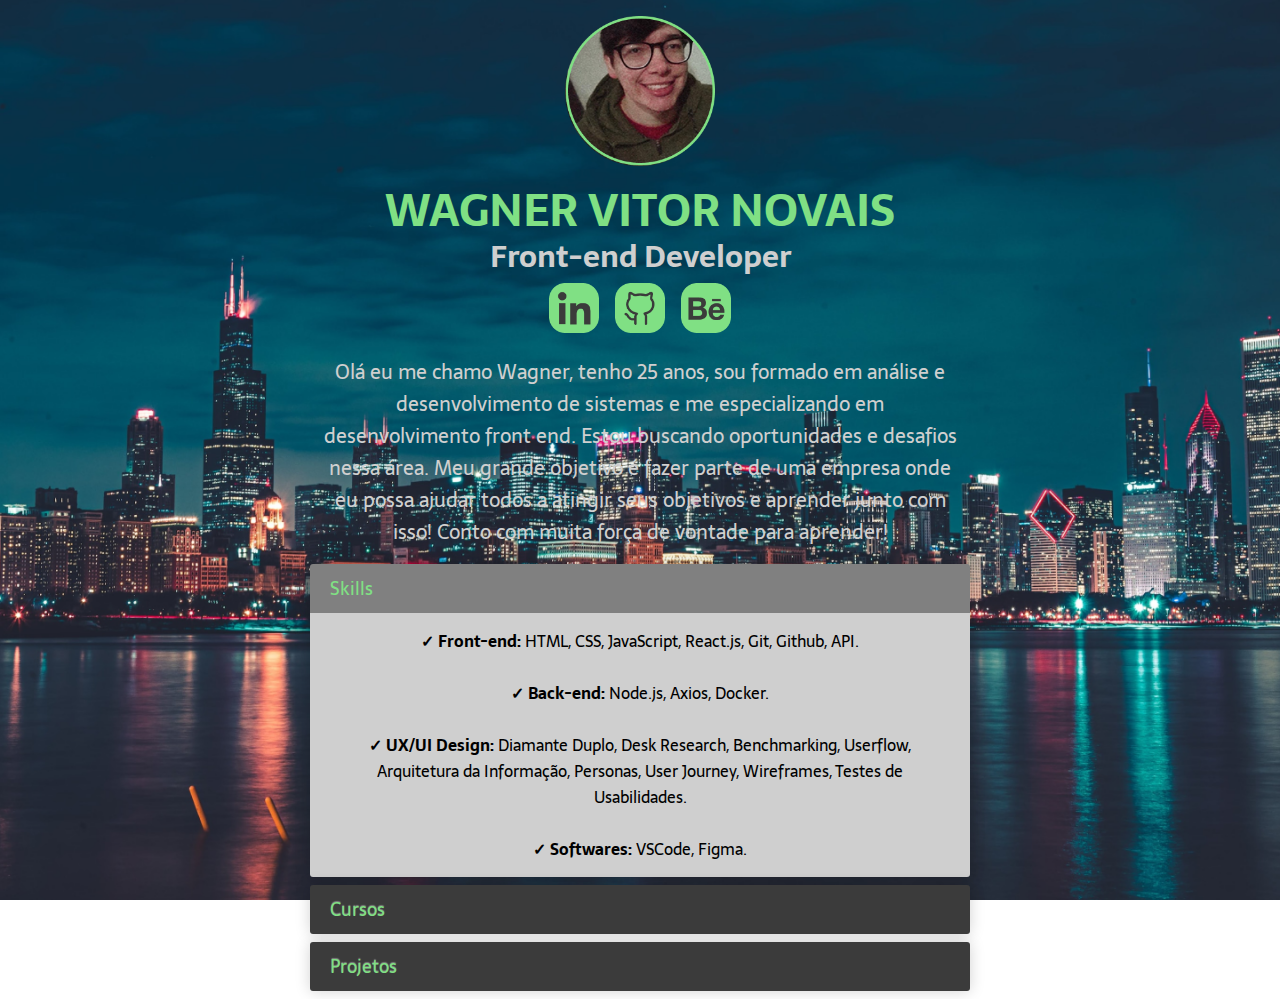
<file: index.html>
<!DOCTYPE html>
<html lang="pt-br">
<head>
    <meta charset="UTF-8">
    <meta http-equiv="X-UA-Compatible" content="IE=edge">
    <meta name="viewport" content="width=device-width, initial-scale=1.0">
    <link rel="preconnect" href="https://fonts.googleapis.com">
    <link rel="preconnect" href="https://fonts.gstatic.com" crossorigin>
    <link href="https://fonts.googleapis.com/css2?family=Righteous&family=Sarala:wght@400;700&display=swap" rel="stylesheet">
    <link rel="stylesheet" href="./styles.css">
    <link rel="icon" type="imagem/png" href="./assets/img/icon.png"/>
    <title>Portfólio Wagner</title>
</head>
<body>
    
  <main>
      <section class="text-section">
        <img src="./assets/img/wvn.png" alt="">
          <h1 class="hello">Wagner Vitor Novais</h1>
          <h2>Front-end Developer</h2>
            <div class="social-icon">
                <a href="https://www.linkedin.com/in/wagner-vitor-novais/" target="_blank"><img src="./assets/img/Linkedin.png" alt="Logo verde do Linkedin"></a>
                <a href="https://github.com/Tsukhiro" target="_blank"><img src="./assets/img/Github.png" alt="Logo verde do Github"></a>
                <a href="https://www.behance.net/wagnervn" target="_blank"><img src="./assets/img/Behance.png" alt="Logo verde do Behance"></a>
            </div>
          <p class="about-me"> Olá eu me chamo Wagner, tenho 25 anos, sou formado em análise e desenvolvimento de sistemas e me especializando em desenvolvimento front end. Estou buscando oportunidades e desafios nessa área.
            Meu grande objetivo é fazer parte de uma empresa onde eu possa ajudar todos a atingir seus objetivos e aprender junto com isso! Conto com muita força de vontade para aprender!
          </p>
      </section>

      <section class="wrapper"> 
          <div class="parent-tab">
              <input type="radio" name="tab" id="tab-1" checked>
              <label for="tab-1">
                <span>Skills</span>
              </label>
              <div class="content">
                <p>
                  <b>✓ Front-end:</b> HTML, CSS, JavaScript, React.js, Git, Github, API.
                  <br><br>
                  <b>✓ Back-end:</b> Node.js, Axios, Docker.
                  <br><br>
                  <b>✓ UX/UI Design:</b> Diamante Duplo, Desk Research, Benchmarking, Userflow, Arquitetura da Informação, Personas, User Journey, Wireframes, Testes de Usabilidades.
                  <br><br>
                  <b>✓ Softwares:</b> VSCode, Figma.
                </p>
              </div>
            </div>

            <div class="parent-tab">
              <input type="radio" name="tab" id="tab-2">
              <label for="tab-2">
                <span>Cursos</span>
              </label>
              <div class="content">
                <p>
                  <b>Graduação: Análise e desenvolvimento de sistemas - Anhanguera. <br>Status: Concluído. <br> Jan. 2021 - Dez. 2022.</b> <br> 
                  Todas as disciplinas envolvem uso de softwares e atividades práticas que preparam para a vivência de mercado. Projetar, analisar, documentar e construir 
                  sistemas são algumas das funções que elaboramos durante todo o curso de análise e desenvolvimento de sistemas. <br><br>

                  <b>Curso: Desenvolvedor Full-Stack - DevClub. <br>Status: Em andamento. <br> Nov. 2021 - Nov. 2023.</b> <br> 
                  Curso de Desenvolvimento FullStack ministrado pelo Rodolfo Mori, onde iniciamos no mundo da programação por meio de tecnologias como: HTML, CSS, Git, JavaScript, Node.js, 
                  React.js, React Native, API Rest, entre outras. Além disso o curso traz uma didática focada no mercado de trabalho e módulos complementares para auxiliar na formação. <br><br> 

                  <b>Curso: UX/UI design à prova de balas 2.0 - Gabriel Silvestri <br>Status: Concluído. <br> Abr. 2023 - Abr. 2024.</b> <br>
                  Curso de UX / UI Design ministrado pelo Gabriel Silvestri, curso possui 8 módulos onde aprendi sobre: Figma (Software), Fundamentos de UX Design & Pesquisa, UX em UI: Usabilidade, Fundamentos de UI Design, Projeto prático de UX/UI.
                  
                </p>
              </div>
            </div>
        
            <div class="parent-tab">
              <input type="radio" name="tab" id="tab-6">
              <label for="tab-6">
                <span>Projetos</span>
              </label>
              <div class="content">



                <div class="project">
                  <figure>
                    <img src="./assets/img/project-petoday.png" alt="">
                  </figure>
            
                  <h5>Petoday</h5>
            
                  <div class="project-item">
                    <button>2023</button>
                    <p>UX/UI DESIGN, FIGMA</p>
                  </div>
            
                  <P>Trata-se de um aplicativo de celular para adoção e doação de cães e gatos. Projeto de UX/UI Design que tem como objetivo criar um aplicativo para facilitar na hora de escolher e adotar um pet. Foram utilizadas no projeto as seguintes técnicas: Diamante Duplo, Desk Research, 
                    Benchmarking, Matriz CSD, Pixar Storytelling, Esboço no papel, Matriz impacto x esforço, Userflow, Arquitetura da Informação, Personas, Figma, User Journey, Wireframes, Testes de Usabilidade.</P>
                  <a href="https://www.behance.net/gallery/170849889/Petoday" target="_blank"><button class="btn-project">Behance</button></a>
                  <a href="https://www.figma.com/proto/F0LfmnhEQJstorIl7LQC6L/Projeto-Petoday?type=design&node-id=1-3&scaling=scale-down&page-id=0%3A1&starting-point-node-id=1%3A3" target="_blank"><button class="btn-project">Protótipo</button></a>
                </div>

                <hr>

                <div class="project">
                  <figure>
                    <img src="./assets/img/project-register-user.png" alt="">
                  </figure>
            
                  <h5>Register User</h5>
            
                  <div class="project-item">
                    <button>2023</button>
                    <p>REACT.JS, NODE.JS</p>
                  </div>
            
                  <P>O projeto trata-se de uma aplicação full stack para fazer cadastramento de novos usuários com os dados: nome e idade. Foram utilizadas no projeto as seguintes tecnologias:
                    <br>
                    <b>Front-end:</b> React.js, styled-components, react-router-dom.
                    <br>
                    <b>Back-end:</b> Rota GET, POST e DELETE, Axios, UUID, Express e CORS.</P>
                  <a href="https://github.com/Tsukhiro/Users-front-end" target="_blank"><button class="btn-project">Github</button></a>
                </div>

                <hr>


                <div class="project">
                  <figure>
                    <img src="./assets/img/project-poke-api.png" alt="">
                  </figure>
            
                  <h5>Poke API</h5>
            
                  <div class="project-item">
                    <button>2022</button>
                    <p>HTML, CSS, JAVASCRIPT, API</p>
                  </div>
            
                  <P>O projeto elaborado trata-se de uma Pokédex onde através do nome ou número de identificação do pokémon traz as informações através da API: PokéApi como, aparência do pokémon, nome e tipo.</P>
                  <a href="https://tsukhiro.github.io/Pokedex/" target="_blank"><button class="btn-project">Deploy</button></a>
                  <a href="https://github.com/Tsukhiro/Pokedex" target="_blank"><button class="btn-project">Github</button></a>
                </div>

                <hr>

                <div class="project">
                  <figure>
                    <img src="./assets/img/project-Currency-Converter.png" alt="">
                  </figure>
            
                  <h5>Currency Converter</h5>
            
                  <div class="project-item">
                    <button>2022</button>
                    <p>HTML, CSS, JAVASCRIPT, API</p>
                  </div>
            
                  <P>O projeto elaborado trata-se de um conversor de moeda com o consumo da API de Cotações de Moedas (AwesomeAPI), onde é feita a conversão de Reais para Dólar $ ou Euro € com base no maior valor do dia.</P>
                  <a href="https://currency-convert-wvn.netlify.app/" target="_blank"><button class="btn-project">Deploy</button></a>
                  <a href="https://github.com/Tsukhiro/currency-convert" target="_blank"><button class="btn-project">Github</button></a>
                </div>


              </div>
            </div>
      </section>
  </main>

</body>

</html>
</file>
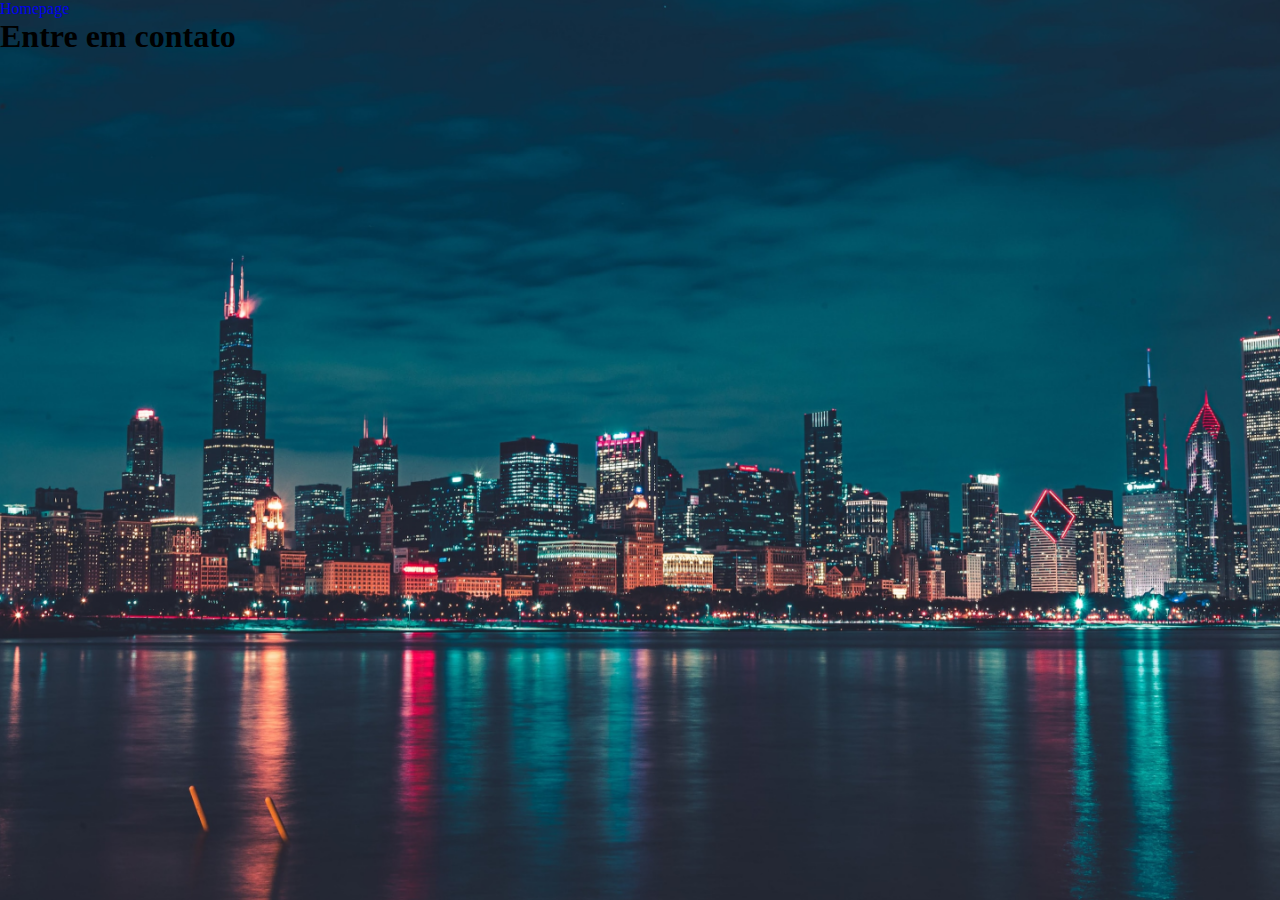
<file: assets/contact-page.html>
<!DOCTYPE html>
<html lang="en">
<head>
    <meta charset="UTF-8">
    <meta http-equiv="X-UA-Compatible" content="IE=edge">
    <meta name="viewport" content="width=device-width, initial-scale=1.0">
    <link rel="stylesheet" href="../styles.css">
    <title>Document</title>
</head>
<body>
    <nav>
        <a href="../index.html">Homepage</a>
    </nav>
    <section>
        <h1>Entre em contato</h1>
    </section>
</body>
</html>
</file>
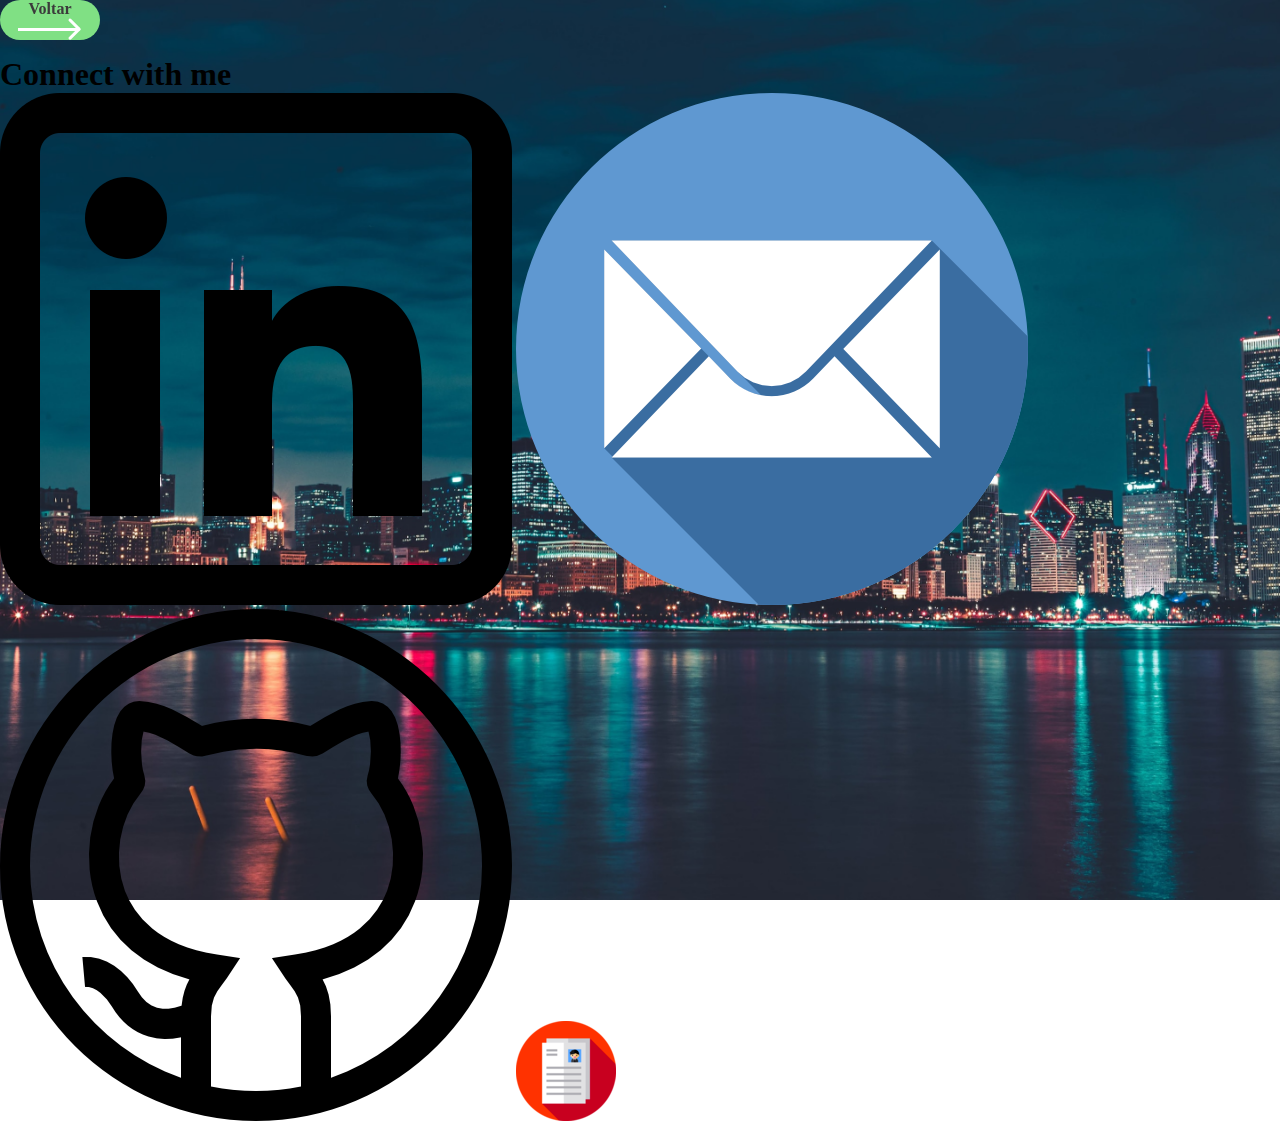
<file: contact-page/contact.html>
<!DOCTYPE html>
<html lang="en">
<head>
    <meta charset="UTF-8">
    <meta http-equiv="X-UA-Compatible" content="IE=edge">
    <meta name="viewport" content="width=device-width, initial-scale=1.0">
    <link rel="preconnect" href="https://fonts.googleapis.com">
    <link rel="preconnect" href="https://fonts.gstatic.com" crossorigin>
    <link href="https://fonts.googleapis.com/css2?family=Roboto+Mono:ital,wght@0,100;0,200;0,300;0,400;0,500;0,600;0,700;1,100;1,200;1,300;1,400;1,500;1,600;1,700&display=swap" rel="stylesheet">
    <link rel="icon" type="imagem/png" href="../assets/html.png" />
    <link rel="stylesheet" href="../styles.css">
    <title>Contato</title>
</head>
<body>

    <nav>
        <a href="../index.html"><button class="btn-project">Voltar<img src="../assets/arrow.png"></button></a>
    </nav>

    <section class="container-social">

        <h1 class="connect-me">Connect with me</h1>
        
        <div class="social-media">
            <a href="https://linkedin.com/in/wagner-vitor-novais" target="_blank"><img class="img-social" src="../assets/linkedin.png" alt="icone da rede social linkedin"></a>
            <a href="mailto:wagner.vn.dev@outlook.com" target="_blank"><img class="img-social" src="../assets/email.png" alt="icone de uma carta de email"></a>
            <a href="https://github.com/Tsukhiro" target="_blank"><img class="img-social" src="../assets/github.png" alt="icone do site Github"></a>
            <a href="../assets/Wagner Developer Front-End Jr..pdf" target="_blank"><img class="img-social" src="../assets/curriculo.png" alt="icone de um curriculo"></a>
        </div>

    </section>
</body>
<script src="../vanilla-tilt.js"></script>
<script>
    VanillaTilt.init(document.querySelectorAll("button"));
</script>
</html>
</file>
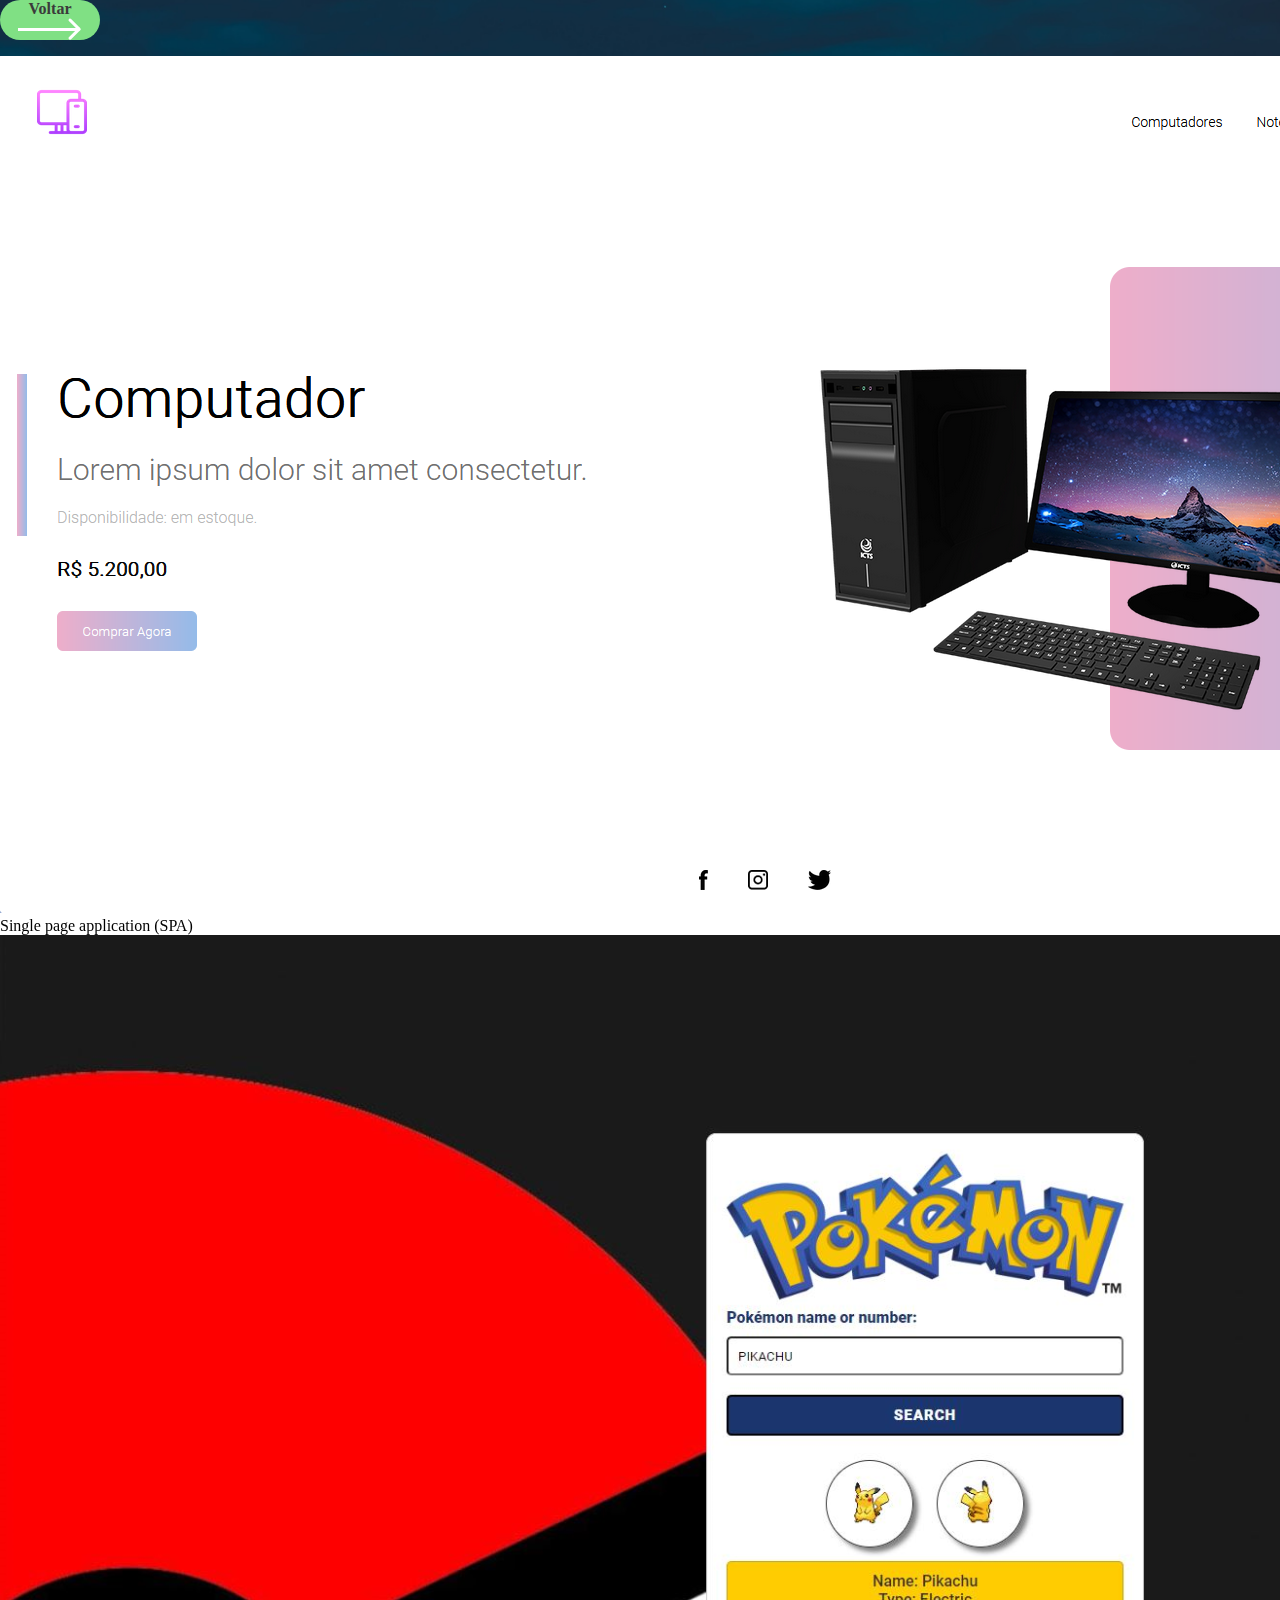
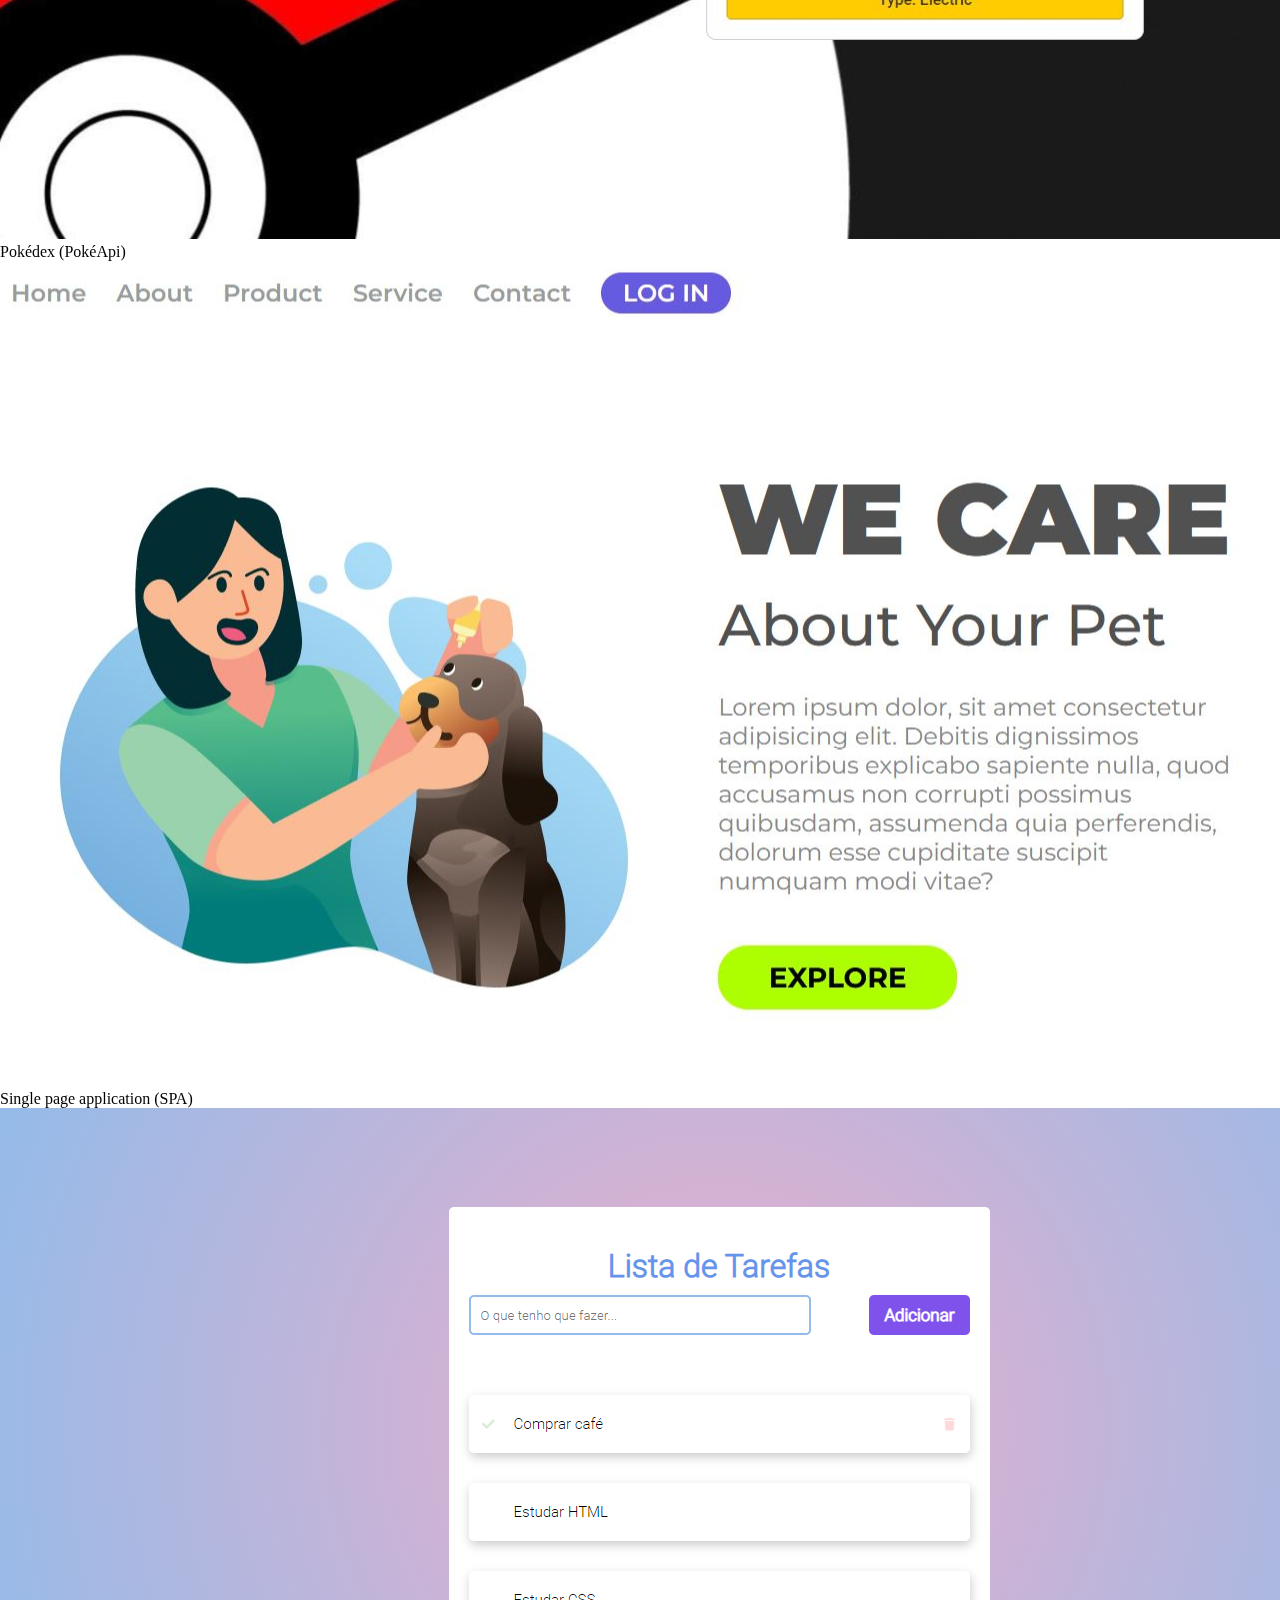
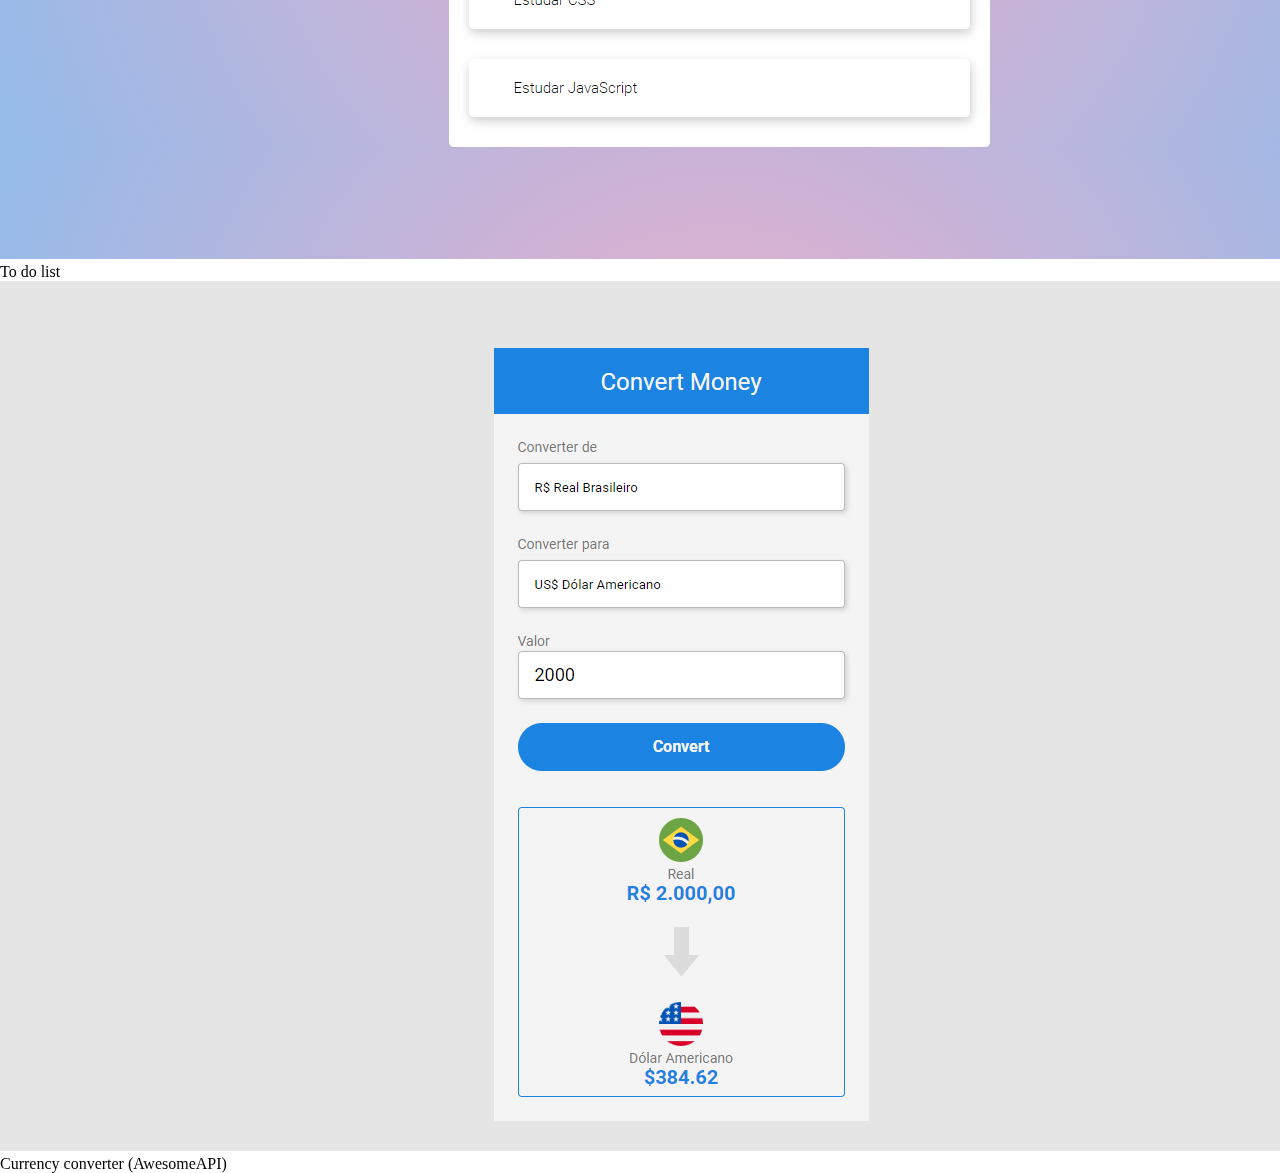
<file: project-page/project.html>
<!DOCTYPE html>
<html lang="pt-br">
<head>
    <meta charset="UTF-8">
    <meta http-equiv="X-UA-Compatible" content="IE=edge">
    <meta name="viewport" content="width=device-width, initial-scale=1.0">
    <link rel="stylesheet" href="../styles.css">
    <link rel="icon" type="imagem/png" href="../assets/html.png" />
    <title>Projetos</title>
</head>
<body>

    <nav>
        <a href="../index.html"><button class="btn-project">Voltar<img src="../assets/arrow.png"></button></a>
    </nav>
    
    <section class="box-container">

        <div class="box">
           <a href="https://pc-web.netlify.app/" target="_blank"><img class="img-project" src="../assets/projects/project-1.PNG" alt="Projeto de página para vender computador (SPA)"></a>
            <div class="box-description">
                <p class="description">Single page application (SPA)</p>
            </div>
        </div>

        <div class="box">
            <a href="https://tsukhiro.github.io/Pokedex/" target="_blank"><img class="img-project" src="../assets/projects/project-2.PNG" alt="Projeto de Pokédex utilizando a PokéApi"></a>
             <div class="box-description">
                 <p class="description">Pokédex (PokéApi)</p>
             </div>
         </div>

         <div class="box">
            <a href="https://github.com/Tsukhiro/PetShop" target="_blank"><img class="img-project" src="../assets/projects/project-3.PNG" alt="Projeto de página web para PetShop (SPA)"></a>
             <div class="box-description">
                 <p class="description">Single page application (SPA)</p>
             </div>
         </div>

         <div class="box">
            <a href="https://lista-tarefas.netlify.app/" target="_blank"><img class="img-project" src="../assets/projects/project-4.PNG" alt="Projeto de uma lista de tarefas"></a>
             <div class="box-description">
                 <p class="description">To do list</p>
             </div>
         </div>

         <div class="box">
            <a href="https://currency-convert-wvn.netlify.app/" target="_blank"><img class="img-project" src="../assets/projects/project-5.PNG" alt="Projeto de um conversor de moedas utilizando a AwesomeAPI"></a>
             <div class="box-description">
                 <p class="description">Currency converter (AwesomeAPI)</p>
             </div>
         </div>

    </section>

</body>

<script src="../vanilla-tilt.js"></script>
<script>
    VanillaTilt.init(document.querySelectorAll(".box"));
</script>

</html>
</file>
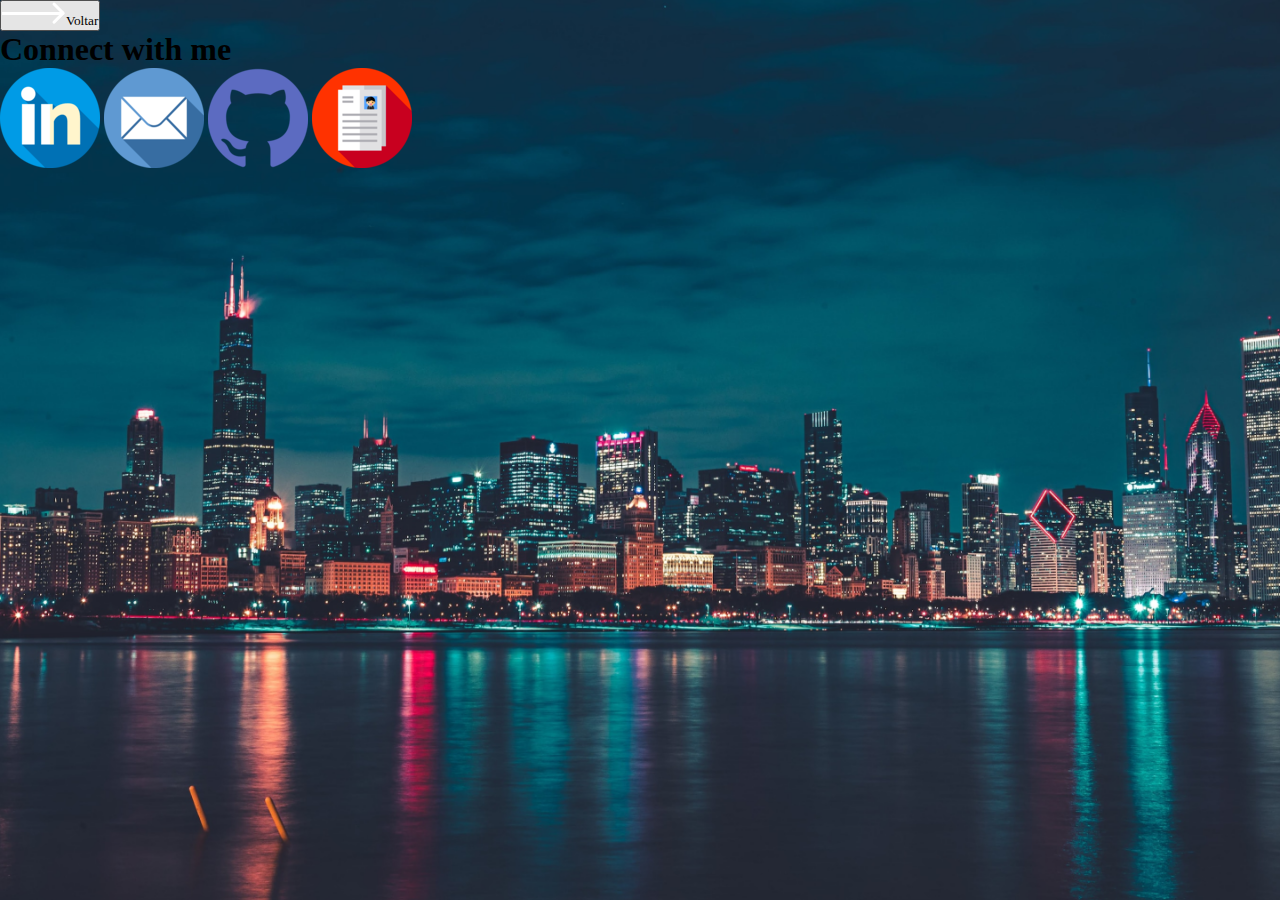
<file: assets/contact/contact.html>
<!DOCTYPE html>
<html lang="pt-br">
<head>
    <meta charset="UTF-8">
    <meta http-equiv="X-UA-Compatible" content="IE=edge">
    <meta name="viewport" content="width=device-width, initial-scale=1.0">
    <link rel="preconnect" href="https://fonts.googleapis.com">
    <link rel="preconnect" href="https://fonts.gstatic.com" crossorigin>
    <link href="https://fonts.googleapis.com/css2?family=Roboto+Mono:ital,wght@0,100;0,200;0,300;0,400;0,500;0,600;0,700;1,100;1,200;1,300;1,400;1,500;1,600;1,700&display=swap" rel="stylesheet">
    <link rel="icon" type="imagem/png" href="../img/icon.png" />
    <link rel="stylesheet" href="../../styles.css">
    <title>Contato</title>
</head>
<body>

    <header>
        <nav class="nav-bar">
            <a href="../../index.html"><button class="btn-main" ><img src="../img/arrow.png" class="btn-return">Voltar</button></a>
        </nav>
    </header>

    <main>
        <section class="container-social">

            <h1 class="connect-me">Connect with me</h1>
            
            <div class="social-media">
                <a href="https://linkedin.com/in/wagner-vitor-novais" target="_blank"><img class="img-social" src="../img/linkedin.png" alt="icone da rede social linkedin"></a>
                <a href="mailto:wagner.vn.dev@outlook.com" target="_blank"><img class="img-social" src="../img/email.png" alt="icone de uma carta de email"></a>
                <a href="https://github.com/Tsukhiro" target="_blank"><img class="img-social" src="../img/github.png" alt="icone do site Github"></a>
                <a href="../img/Wagner Developer Front-End Jr..pdf" target="_blank"><img class="img-social" src="../img/curriculo.png" alt="icone de um curriculo"></a>
            </div>

        </section>
    </main>

</body>
</html>
</file>
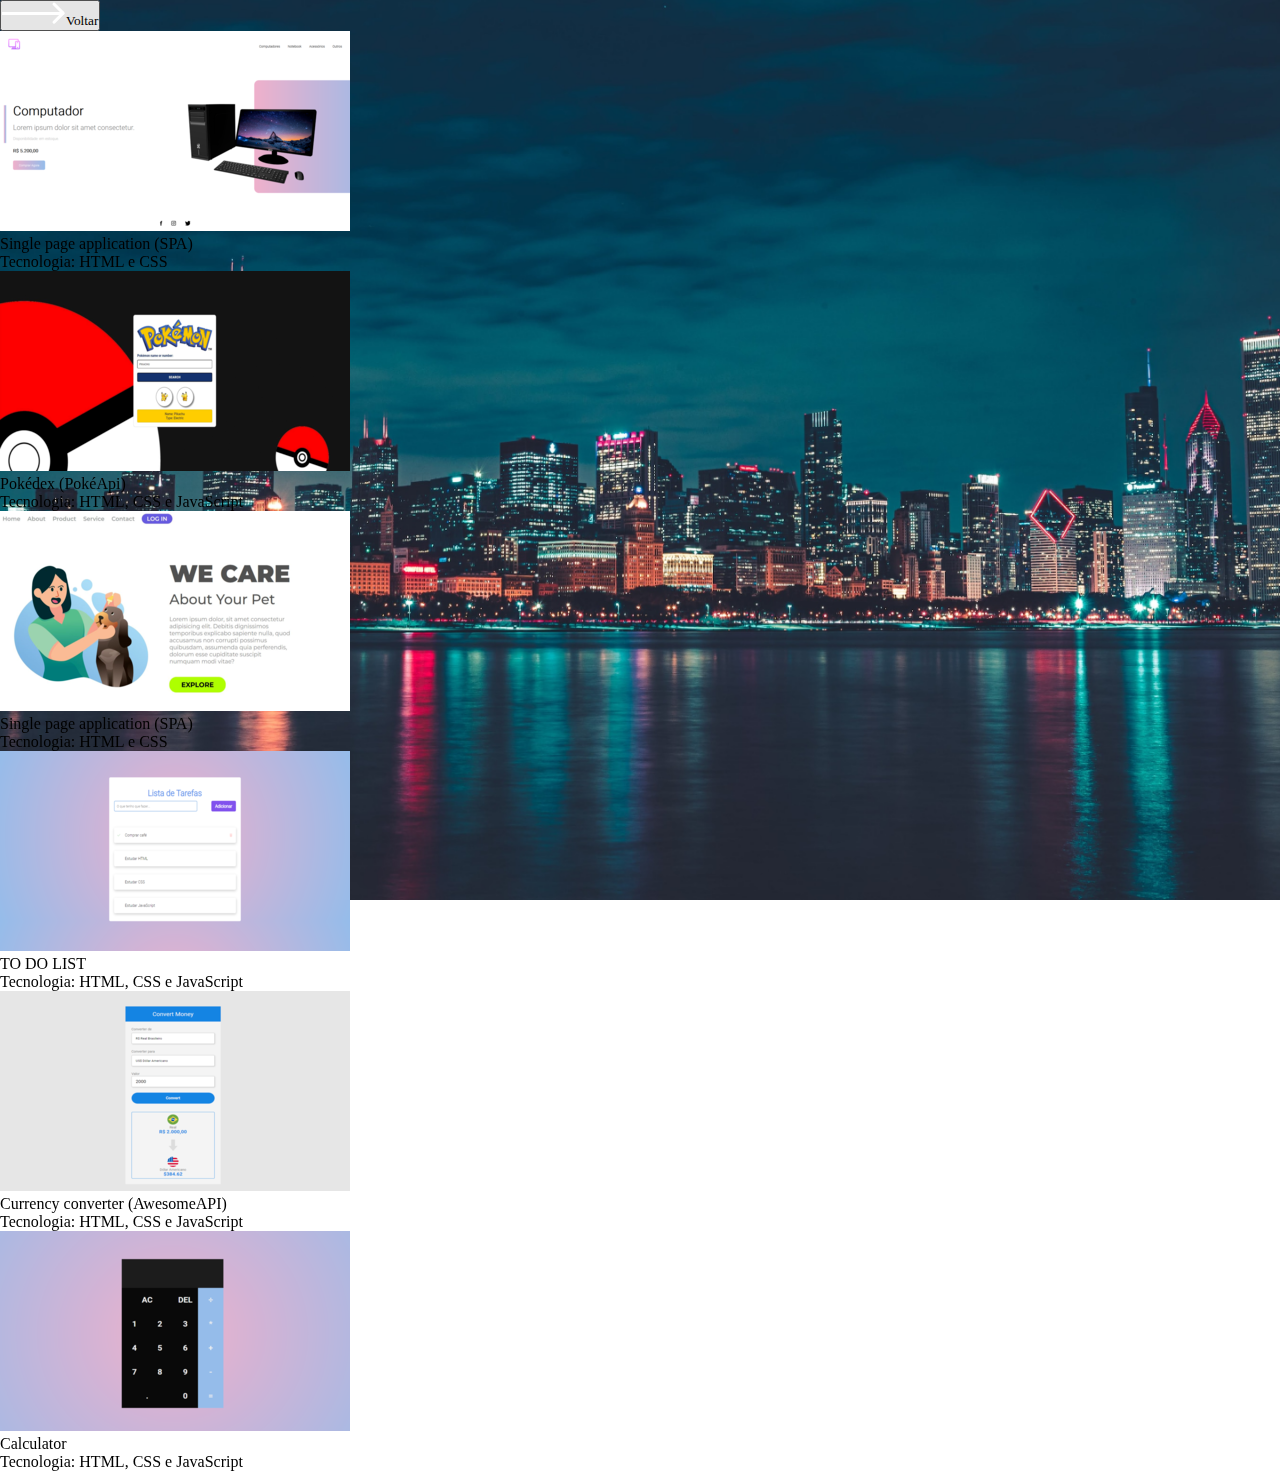
<file: assets/project/project.html>
<!DOCTYPE html>
<html lang="pt-br">
<head>
    <meta charset="UTF-8">
    <meta http-equiv="X-UA-Compatible" content="IE=edge">
    <meta name="viewport" content="width=device-width, initial-scale=1.0">
    <link rel="stylesheet" href="../../styles.css">
    <link rel="icon" type="imagem/png" href="../img/icon.png" />
    <title>Projetos</title>
</head>
<body>

    <header>
        <nav class="nav-bar">
            <a href="../../index.html"><button class="btn-main"><img src="../img/arrow.png" class="btn-return">Voltar</button></a>
        </nav>
    </header>
        
    <main>
        <section class="box-container">

            <div class="box">
            <a href="https://pc-web.netlify.app/" target="_blank"><img class="img-project" src="../img/projects/project-1.PNG" alt="Projeto de página para vender computador (SPA)"></a>
                <div class="box-description">
                    <p class="description">Single page application (SPA) <br>
                        Tecnologia: HTML e CSS
                    </p>
                </div>
            </div>

            <div class="box">
                <a href="https://tsukhiro.github.io/Pokedex/" target="_blank"><img class="img-project" src="../img/projects/project-2.PNG" alt="Projeto de Pokédex utilizando a PokéApi"></a>
                <div class="box-description">
                    <p class="description">Pokédex (PokéApi) <br>
                        Tecnologia: HTML, CSS e JavaScript
                    </p>
                </div>
            </div>

            <div class="box">
                <a href="https://github.com/Tsukhiro/PetShop" target="_blank"><img class="img-project" src="../img/projects/project-3.PNG" alt="Projeto de página web para PetShop (SPA)"></a>
                <div class="box-description">
                    <p class="description">Single page application (SPA) <br>
                        Tecnologia: HTML e CSS
                    </p>
                </div>
            </div>

            <div class="box">
                <a href="https://lista-tarefas.netlify.app/" target="_blank"><img class="img-project" src="../img/projects/project-4.PNG" alt="Projeto de uma lista de tarefas"></a>
                <div class="box-description">
                    <p class="description">TO DO LIST <br>
                        Tecnologia: HTML, CSS e JavaScript
                    </p>
                </div>
            </div>

            <div class="box">
                <a href="https://currency-convert-wvn.netlify.app/" target="_blank"><img class="img-project" src="../img/projects/project-5.PNG" alt="Projeto de um conversor de moedas utilizando a AwesomeAPI"></a>
                <div class="box-description">
                    <p class="description">Currency converter (AwesomeAPI) <br>
                        Tecnologia: HTML, CSS e JavaScript
                    </p>
                </div>
            </div>

            <div class="box">
                <a href="https://calculadora-wvn.netlify.app/" target="_blank"><img class="img-project" src="../img/projects/Project-6.png" alt="Projeto de uma calculadora"></a>
                <div class="box-description">
                    <p class="description">Calculator <br>
                        Tecnologia: HTML, CSS e JavaScript
                    </p>
                </div>
            </div>

        </section>
    </main>

</body>

    <script src="../js/vanilla-tilt.js"></script>
    <script>
        VanillaTilt.init(document.querySelectorAll(".box"));
    </script>

</html>
</file>
<file: styles.css>
* {
    margin: 0;
    padding: 0;
    box-sizing: border-box;
    text-decoration: none;
    font-family: 'Sarala';
}

body {
    width: 100%;
    background: url(./assets/img/bg.png);
    background-position: center;
    overflow-x: hidden;
    background-size: cover; 
    background-attachment: fixed;
}


.text-section {
    flex: 0 0 auto;
    width: auto;
    height: auto;
    display: block;
    text-align: center;
    justify-content: space-between;
    margin-top: 1rem;
}

.text-section > h2{
  color: #CFCFCF;
  font-size: 30px;
  line-height: 20px;
  margin-bottom: 1rem;
}

.text-section > img {
  width: 150px;
}

.hello {
    color: #80E084;
    font-size: 45px;
    text-transform: uppercase;
}

.about-me {
    color: #CFCFCF;
    width: 100vw;
    font-size: 20px;
    font-style: normal;
    padding: 0 20rem 1rem 20rem;
}

.social-icon{
  display: flex;
  align-items: center;
  justify-content: center;
  margin: 0 auto;
  gap: 1rem;
  padding-bottom: 1rem;
}

.social-icon > a > img{
  width: 50px;
}


/* Section Accordion */


.wrapper{
  display: block;
   margin: 0 auto;
  max-width: 700px;
  padding: 0 20px;
}

.img-wrapper{
  width: 80px;
  height: 80px;
  padding: 10px;
}

.wrapper .parent-tab,
.wrapper .child-tab{
  margin-bottom: 8px;
  border-radius: 3px;
  box-shadow: 0px 0px 15px rgba(0,0,0,0.18);
}

.wrapper .parent-tab label,
.wrapper .child-tab label{
  background: #3B3B3B;
  padding: 10px 20px;
  display: flex;
  align-items: center;
  justify-content: space-between;
  cursor: pointer;
  border-radius: 3px;
  position: relative;
  z-index: 99;
  transition: all 0.3s ease;
}

.wrapper .parent-tab label:hover{
  background: #808080;
}

.parent-tab input:checked ~ label,
.child-tab input:checked ~ label{
  border-radius: 3px 3px 0 0;
  background: #808080;
}

.wrapper label span{
  color: #80E084;
  font-size: 18px;
  font-weight: 500;
  text-shadow: 0 -1px 1px #808080;
}

.wrapper .child-tab label span{
  font-size: 17px;
}

.parent-tab label .icon{
  position: relative;
  height: 30px;
  width: 30px;
  font-size: 15px;
  color: #808080;
  display: block;
  background: #CFCFCF;
  border-radius: 50%;
  text-shadow: 0 -1px 1px #808080;
}

.wrapper .child-tab label .icon{
  height: 27px;
  width: 27px;
}

.parent-tab label .icon i{
  position: absolute;
  top: 50%;
  left: 50%;
  transform: translate(-50%, -50%);
}

.parent-tab input:checked ~ label .icon i:before,
.child-tab input:checked ~ label .icon i:before{
  content: '\f068';
}

.wrapper .parent-tab .content,
.wrapper .child-tab .sub-content{
  max-height: 0px;
  overflow: hidden;
  background: #CFCFCF;
  border-radius: 0 0 3px 3px;
  transition: all 0.4s ease;
}

.parent-tab input:checked ~ .content,
.child-tab input:checked ~ .sub-content{
  max-height: 100%;
  text-align: center;
}

.tab-3 input:checked ~ .content{
  padding: 15px 20px;
}

.parent-tab .content p,
.child-tab .sub-content p{
  padding: 15px 20px;
  font-size: 16px;
}

.child-tab .sub-content p{
  font-size: 15px;
}

input[type="radio"],
input[type="checkbox"]{
  display: none;
}



/*Project */

.project > figure > img{
  max-width: 80vw;
  margin-top: 20px;
}

.project > h5{
  font-style: normal;
  font-size: 25px;
  color: #3B3B3B;
}

.project > div{
  display: flex;
  align-items: center;
  justify-content: center;
  line-height: 1px;
  font-style: normal;
  color: #8695A4;
}

.project > div > button{
  width: 77px;
  height: 31px;
  background: #80E084;
  border-radius: 20px;
  border: none;

  font-style: normal;
  font-weight: 900;
  font-size: 16px;
  line-height: 75px;
  display: flex;
  align-items: center;
  text-align: center;
  padding-left: 20px;
  color: #3B3B3B;
}

.project > p{
  font-style: normal;
  font-weight: 400;
  font-size: 16px;
  line-height: 19px;
  color: #3B3B3B;
}

.btn-project{
  width: 100px;
  height: 40px;
  border: none;
  margin-bottom: 1rem;
  background: #80E084;
  border-radius: 20px;
  cursor: pointer;

  font-style: normal;
  font-weight: 900;
  font-size: 16px;
  color: #3B3B3B;
}

.btn-project:hover{
    opacity: 0.9;
}

.btn-project:active{
    opacity: 0.7;
}

/* Media Query */

@media screen and (max-width: 600px){

  .hello{
    font-size: 30px;
  }

  .about-me{
    font-size: 17px;
    padding: 30px;
  }

  .social-icon{
    padding-bottom: 0;
  }

}
</file>
